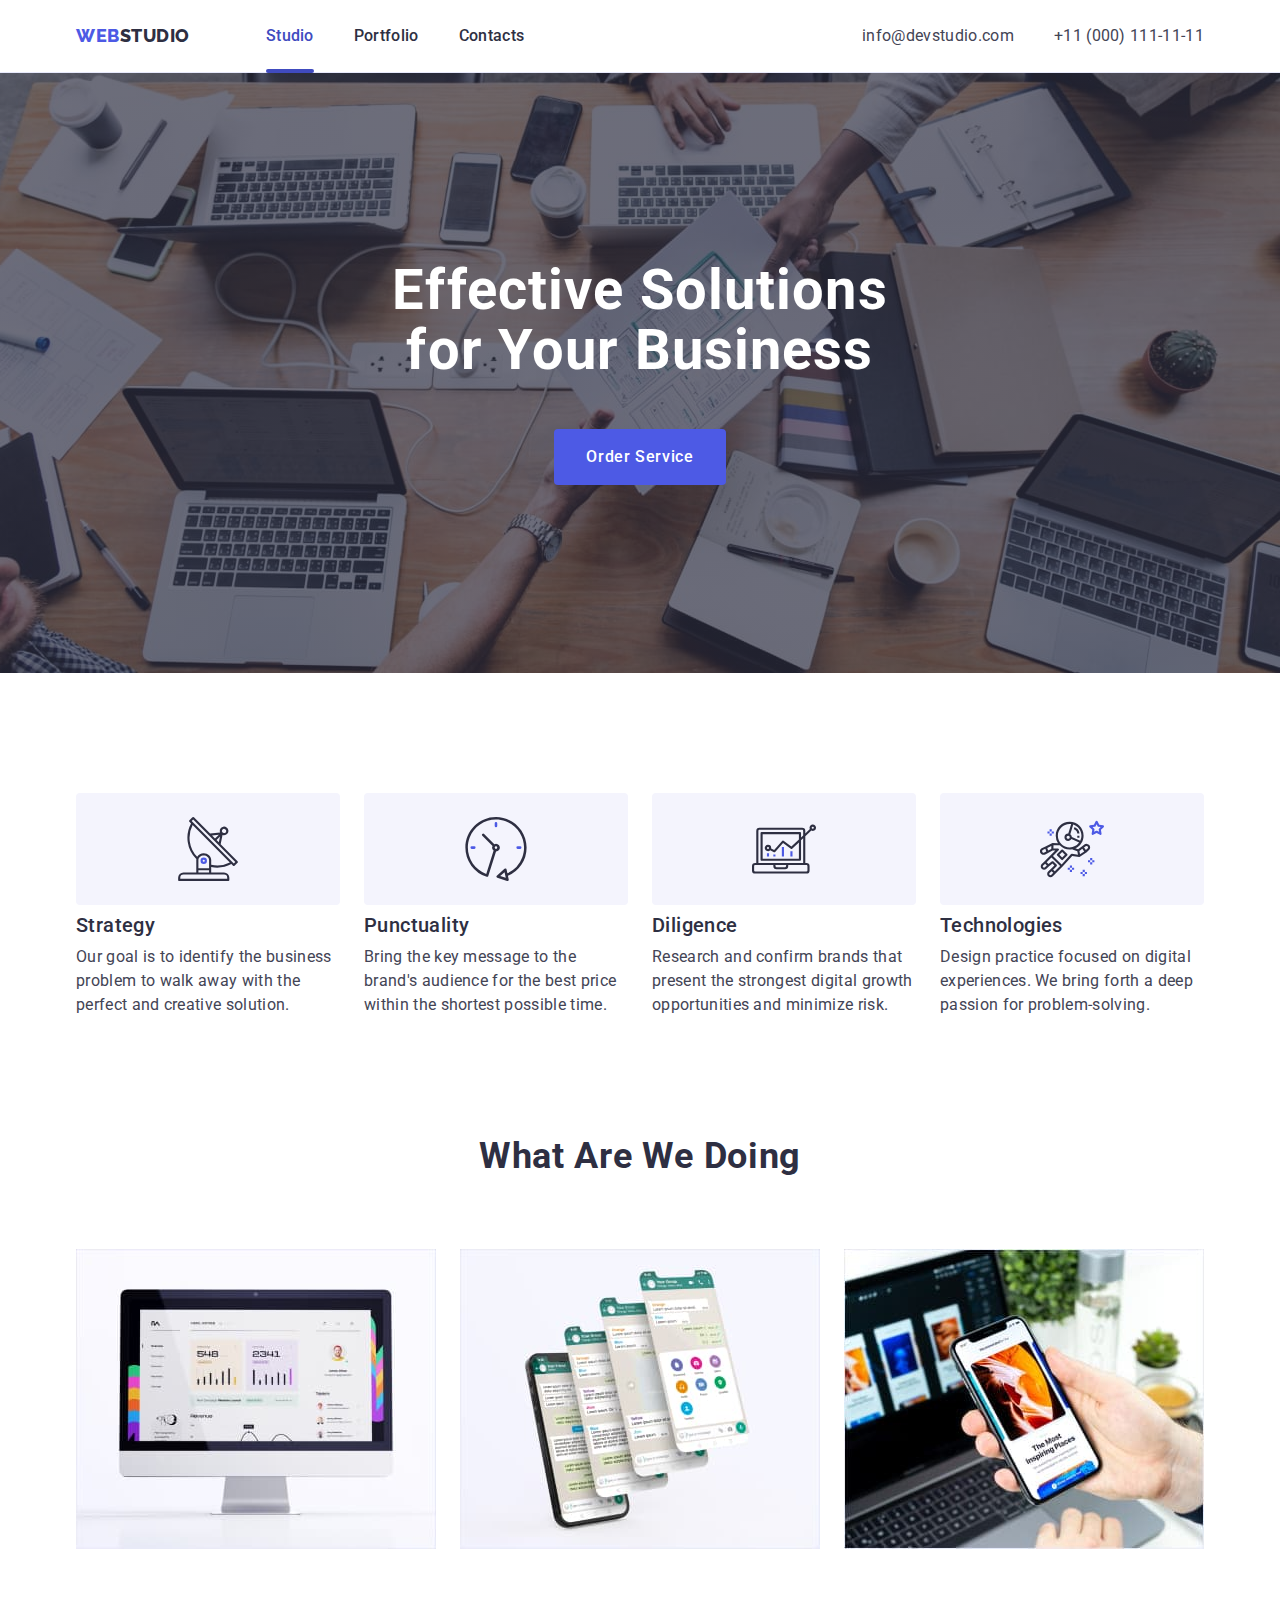
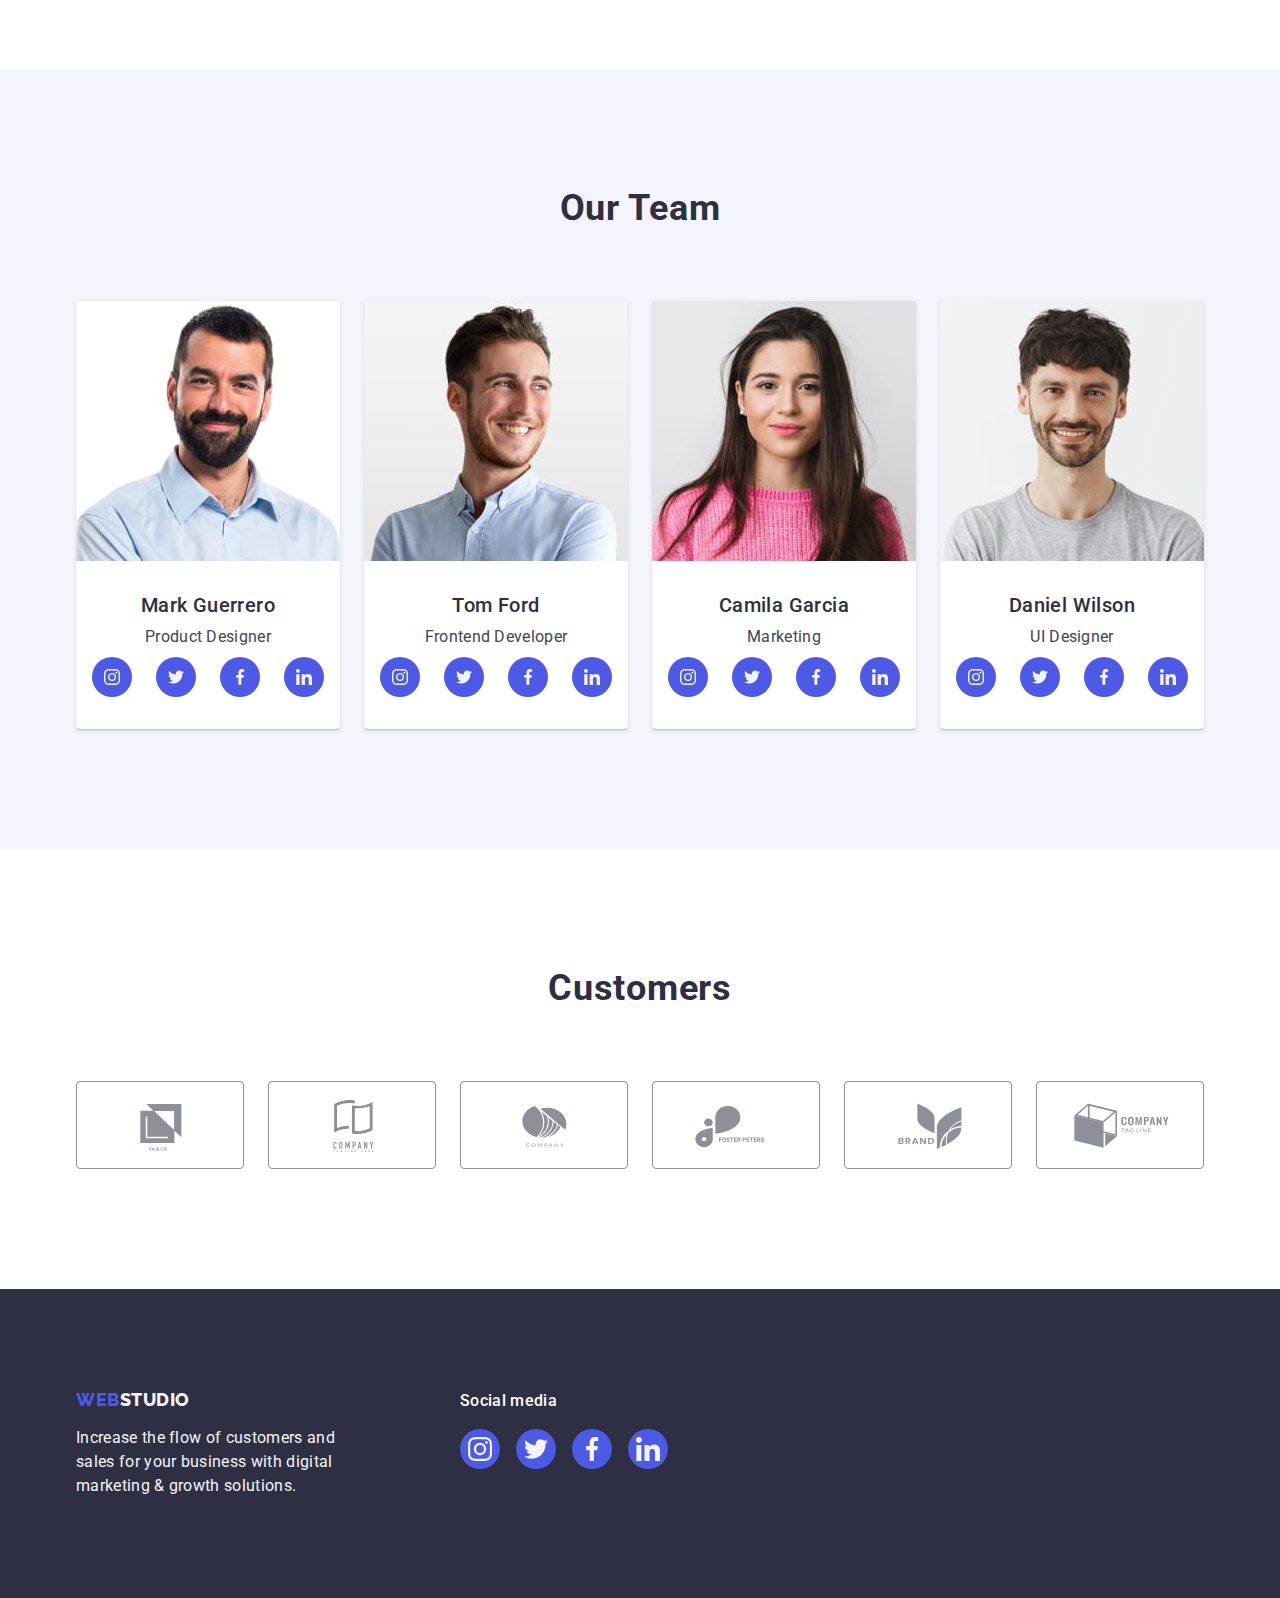
<file: index.html>
<!DOCTYPE html>
<html lang="en">
  <head>
    <meta charset="UTF-8" />
    <meta http-equiv="X-UA-Compatible" content="IE=edge" />
    <meta name="viewport" content="width=device-width, initial-scale=1.0" />
    <link rel="preconnect" href="https://fonts.googleapis.com" />
    <link rel="preconnect" href="https://fonts.gstatic.com" crossorigin />
    <link
      href="https://fonts.googleapis.com/css2?family=Raleway:wght@800&family=Roboto:wght@400;500;700&display=swap"
      rel="stylesheet"
    />
    <link
      rel="stylesheet"
      href="https://cdnjs.cloudflare.com/ajax/libs/modern-normalize/1.1.0/modern-normalize.min.css"
    />
    <link rel="stylesheet" href="./css/styles.css" />
    <title>WEB Studio</title>
  </head>
  <body>
    <!-- Main page -->
    <!-- Topline -->
    <header class="topline">
      <div class="container main-nav">
        <nav class="logo-menunav">
          <a class="logo link" href="./index.html">
            Web<span class="logo-text">Studio</span></a
          >
          <!-- Menu Nav -->
          <ul class="menunav list">
            <li class="item">
              <a class="current option link" href="./index.html">Studio</a>
            </li>
            <li class="item">
              <a class="option link" href="./portfolio.html">Portfolio</a>
            </li>
            <li class="item"><a class="option link" href="">Contacts</a></li>
          </ul>
        </nav>
        <address class="address">
          <ul class="contacts list">
            <li class="item">
              <a class="contacts-option link" href="mailto:info@devstudio.com"
                >info@devstudio.com</a
              >
            </li>
            <li class="item">
              <a class="contacts-option link" href="tel:+110001111111"
                >+11 (000) 111-11-11</a
              >
            </li>
          </ul>
        </address>
      </div>
    </header>
    <main>
      <!-- Scrolls -->
      <section class="hero">
        <div class="container">
          <h1 class="hero-text">Effective Solutions for Your Business</h1>
          <button data-modal-open type="button" class="hero-button">
            Order Service
          </button>
        </div>
      </section>
      <!-- Section 2 -->
      <section class="section">
        <div class="container">
          <h2 class="sectiontwo-title" hidden>Features</h2>
          <ul class="features list">
            <li class="strategy item">
              <div class="features-icon">
                <svg width="64" height="64">
                  <use href="./images/icons.svg#icon-antenna-1"></use>
                </svg>
              </div>
              <h3 class="section-header">Strategy</h3>
              <p class="section-description">
                Our goal is to identify the business problem to walk away with
                the perfect and creative solution.
              </p>
            </li>
            <li class="punctuality item">
              <div class="features-icon">
                <svg width="64" height="64">
                  <use href="./images/icons.svg#icon-clock-1"></use>
                </svg>
              </div>
              <h3 class="section-header">Punctuality</h3>
              <p class="section-description">
                Bring the key message to the brand's audience for the best price
                within the shortest possible time.
              </p>
            </li>
            <li class="diligence item">
              <div class="features-icon">
                <svg width="64" height="64">
                  <use href="./images/icons.svg#icon-diagram-1"></use>
                </svg>
              </div>
              <h3 class="section-header">Diligence</h3>
              <p class="section-description">
                Research and confirm brands that present the strongest digital
                growth opportunities and minimize risk.
              </p>
            </li>
            <li class="technologies item">
              <div class="features-icon">
                <svg width="64" height="64">
                  <use href="./images/icons.svg#icon-astronaut-1"></use>
                </svg>
              </div>
              <h3 class="section-header">Technologies</h3>
              <p class="section-description">
                Design practice focused on digital experiences. We bring forth a
                deep passion for problem-solving.
              </p>
            </li>
          </ul>
        </div>
      </section>
      <!-- Section 3 -->
      <section class="section-works">
        <div class="container">
          <h2 class="section-title">What are we doing</h2>
          <ul class="works list">
            <li class="item">
              <img
                src="./images/about/img1.jpg"
                alt="Image of monitor"
                width="360"
                height="300"
              />
            </li>
            <li class="item">
              <img
                src="./images//about/img2.jpg"
                alt="Image of smartphone"
                width="360"
                height="300"
              />
            </li>
            <li class="item">
              <img
                src="./images//about/img3.jpg"
                alt="Image of notebook+smartphone"
                width="360"
                height="300"
              />
            </li>
          </ul>
        </div>
      </section>
      <!-- Section 4 -->
      <section class="section-team">
        <div class="container">
          <h2 class="section-title">Our Team</h2>
          <ul class="team list">
            <li class="section-four-list-item item">
              <img
                src="./images//team_photo/photo_Mark.jpg"
                alt="Photo-of-Mark"
                width="264"
                height="260"
              />
              <div class="team-name-profession">
                <h3 class="section-header">Mark Guerrero</h3>
                <p class="section-description">Product Designer</p>
                <ul class="team-social list">
                  <li class="item">
                    <a class="link" href="">
                      <svg class="icon" width="16" height="16">
                        <use href="./images/icons.svg#icon-instagram-2"></use>
                      </svg>
                    </a>
                  </li>
                  <li class="item">
                    <a class="link" href="">
                      <svg class="icon" width="16" height="16">
                        <use href="./images/icons.svg#icon-twitter-1"></use>
                      </svg>
                    </a>
                  </li>
                  <li class="item">
                    <a class="link" href="">
                      <svg class="icon" width="16" height="16">
                        <use href="./images/icons.svg#icon-facebook-1"></use>
                      </svg>
                    </a>
                  </li>
                  <li class="item">
                    <a class="link" href="">
                      <svg class="icon" width="16" height="16">
                        <use href="./images/icons.svg#icon-linkedin-1"></use>
                      </svg>
                    </a>
                  </li>
                </ul>
              </div>
            </li>
            <li class="section-four-list-item item">
              <img
                src="./images/team_photo/photo_Tom.jpg"
                alt="Photo-of-Tom"
                width="264"
                height="260"
              />
              <div class="team-name-profession">
                <h3 class="section-header">Tom Ford</h3>
                <p class="section-description">Frontend Developer</p>
                <ul class="team-social list">
                  <li class="item">
                    <a class="link" href="">
                      <svg class="icon" width="16" height="16">
                        <use href="./images/icons.svg#icon-instagram-2"></use>
                      </svg>
                    </a>
                  </li>
                  <li class="item">
                    <a class="link" href="">
                      <svg class="icon" width="16" height="16">
                        <use href="./images/icons.svg#icon-twitter-1"></use>
                      </svg>
                    </a>
                  </li>
                  <li class="item">
                    <a class="link" href="">
                      <svg class="icon" width="16" height="16">
                        <use href="./images/icons.svg#icon-facebook-1"></use>
                      </svg>
                    </a>
                  </li>
                  <li class="item">
                    <a class="link" href="">
                      <svg class="icon" width="16" height="16">
                        <use href="./images/icons.svg#icon-linkedin-1"></use>
                      </svg>
                    </a>
                  </li>
                </ul>
              </div>
            </li>
            <li class="section-four-list-item item">
              <img
                src="./images//team_photo/photo_Camila.jpg"
                alt="Photo of Camila"
                width="264"
                height="260"
              />
              <div class="team-name-profession">
                <h3 class="section-header">Camila Garcia</h3>
                <p class="section-description">Marketing</p>
                <ul class="team-social list">
                  <li class="item">
                    <a class="link" href="">
                      <svg class="icon" width="16" height="16">
                        <use href="./images/icons.svg#icon-instagram-2"></use>
                      </svg>
                    </a>
                  </li>
                  <li class="item">
                    <a class="link" href="">
                      <svg class="icon" width="16" height="16">
                        <use href="./images/icons.svg#icon-twitter-1"></use>
                      </svg>
                    </a>
                  </li>
                  <li class="item">
                    <a class="link" href="">
                      <svg class="icon" width="16" height="16">
                        <use href="./images/icons.svg#icon-facebook-1"></use>
                      </svg>
                    </a>
                  </li>
                  <li class="item">
                    <a class="link" href="">
                      <svg class="icon" width="16" height="16">
                        <use href="./images/icons.svg#icon-linkedin-1"></use>
                      </svg>
                    </a>
                  </li>
                </ul>
              </div>
            </li>
            <li class="section-four-list-item item">
              <img
                src="./images//team_photo/photo_Daniel.jpg"
                alt="Photo of Daniel"
                width="264"
                height="260"
              />
              <div class="team-name-profession">
                <h3 class="section-header">Daniel Wilson</h3>
                <p class="section-description">UI Designer</p>
                <ul class="team-social list">
                  <li class="item">
                    <a class="link" href="">
                      <svg class="icon" width="16" height="16">
                        <use href="./images/icons.svg#icon-instagram-2"></use>
                      </svg>
                    </a>
                  </li>
                  <li class="item">
                    <a class="link" href="">
                      <svg class="icon" width="16" height="16">
                        <use href="./images/icons.svg#icon-twitter-1"></use>
                      </svg>
                    </a>
                  </li>
                  <li class="item">
                    <a class="link" href="">
                      <svg class="icon" width="16" height="16">
                        <use href="./images/icons.svg#icon-facebook-1"></use>
                      </svg>
                    </a>
                  </li>
                  <li class="item">
                    <a class="link" href="">
                      <svg class="icon" width="16" height="16">
                        <use href="./images/icons.svg#icon-linkedin-1"></use>
                      </svg>
                    </a>
                  </li>
                </ul>
              </div>
            </li>
          </ul>
        </div>
      </section>
      <!-- Section 5 -->
      <section class="section-customers">
        <div class="container">
          <h2 class="section-title">Customers</h2>
          <ul class="customers list">
            <li class="section-five-list-item item">
              <a class="customer-icon-link" href="">
                <svg class="icon" width="104" height="56">
                  <use href="./images/icons.svg#icon-Client_1"></use>
                </svg>
              </a>
            </li>
            <li class="section-five-list-item item">
              <a class="customer-icon-link" href="">
                <svg class="icon" width="104" height="56">
                  <use href="./images/icons.svg#icon-Client_2"></use>
                </svg>
              </a>
            </li>
            <li class="section-five-list-item item">
              <a class="customer-icon-link" href="">
                <svg class="icon" width="104" height="56">
                  <use href="./images/icons.svg#icon-Client_3"></use>
                </svg>
              </a>
            </li>
            <li class="section-five-list-item item">
              <a class="customer-icon-link" href="">
                <svg class="icon" width="104" height="56">
                  <use href="./images/icons.svg#icon-Client_4"></use>
                </svg>
              </a>
            </li>
            <li class="section-five-list-item item">
              <a class="customer-icon-link" href="">
                <svg class="icon" width="104" height="56">
                  <use href="./images/icons.svg#icon-Client_5"></use>
                </svg>
              </a>
            </li>
            <li class="section-five-list-item item">
              <a class="customer-icon-link" href="">
                <svg class="icon" width="104" height="56">
                  <use href="./images/icons.svg#icon-Client_6"></use>
                </svg>
              </a>
            </li>
          </ul>
        </div>
      </section>
    </main>
    <!-- Fotter -->
    <footer class="footer">
      <div class="container">
        <div class="footer-list">
          <a class="logofooter link" href="./index.html">
            Web<span class="logofooter-text">Studio</span></a
          >
          <p class="footer-description">
            Increase the flow of customers and sales for your business with
            digital marketing & growth solutions.
          </p>
        </div>
        <div>
          <p class="social-section-header">Social media</p>
          <ul class="social-links list">
            <li class="social-links-item item">
              <a class="social-link-icon" href="">
                <svg class="icon" width="24" height="24">
                  <use href="./images/icons.svg#icon-instagram-2"></use>
                </svg>
              </a>
            </li>
            <li class="social-links-item item">
              <a class="social-link-icon" href="">
                <svg class="icon" width="24" height="24">
                  <use href="./images/icons.svg#icon-twitter-1"></use>
                </svg>
              </a>
            </li>
            <li class="social-links-item item">
              <a class="social-link-icon" href="">
                <svg class="icon" width="24" height="24">
                  <use href="./images/icons.svg#icon-facebook-1"></use>
                </svg>
              </a>
            </li>
            <li class="social-links-item item">
              <a class="social-link-icon" href="">
                <svg class="icon" width="24" height="24">
                  <use href="./images/icons.svg#icon-linkedin-1"></use>
                </svg>
              </a>
            </li>
          </ul>
        </div>
      </div>
    </footer>
    <div class="backdrop is-hidden" data-modal>
      <div class="modal">
        <button data-modal-close type="button" class="modal-close-button">
          <svg class="modal-close-icon" width="8" height="8">
            <use href="./images/icons.svg#icon-close-button1"></use>
          </svg>
        </button>
      </div>
    </div>
    <script src="./js/modal.js"></script>
  </body>
</html>
</file>
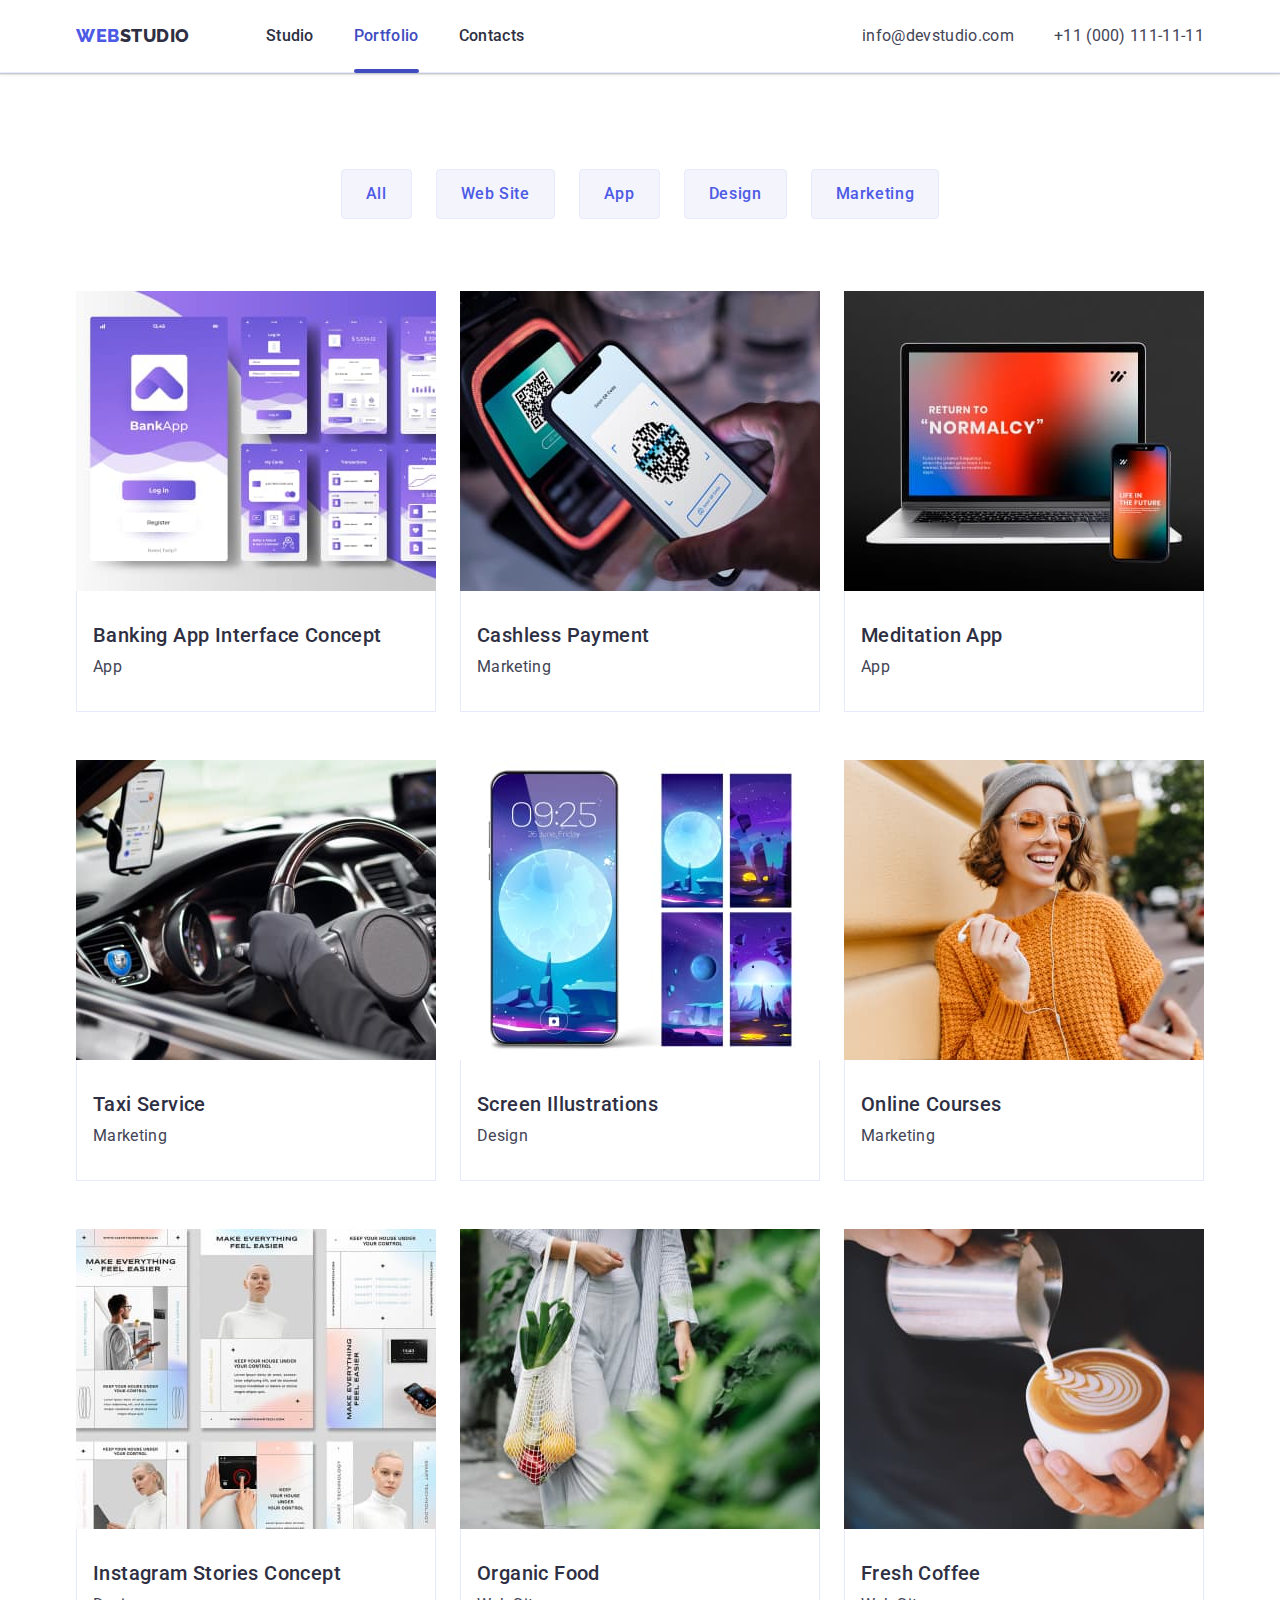
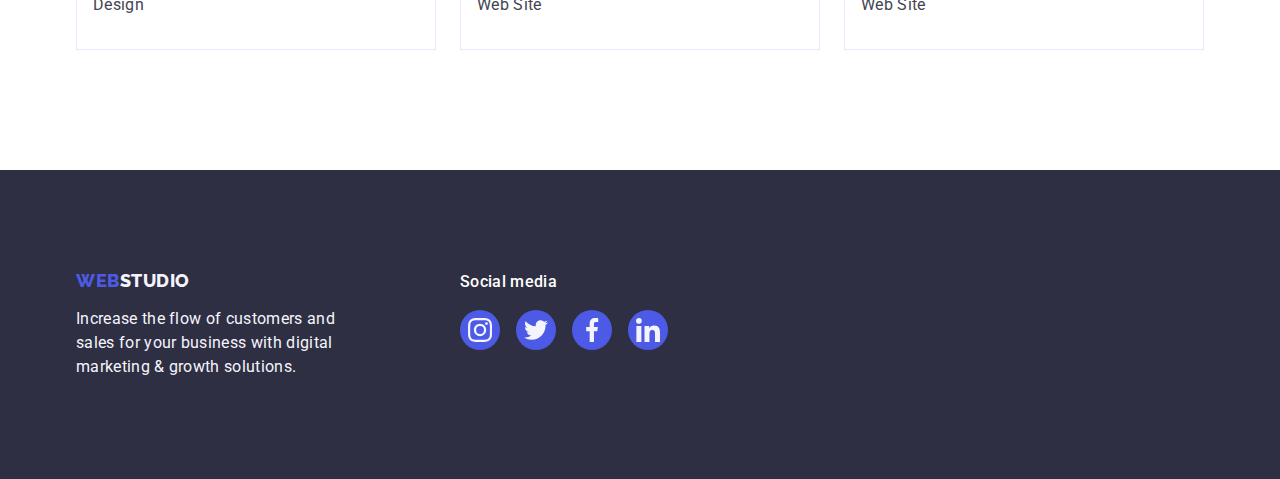
<file: portfolio.html>
<!DOCTYPE html>
<html lang="en">
  <head>
    <meta charset="UTF-8" />
    <meta http-equiv="X-UA-Compatible" content="IE=edge" />
    <meta name="viewport" content="width=device-width, initial-scale=1.0" />
    <link rel="preconnect" href="https://fonts.googleapis.com" />
    <link rel="preconnect" href="https://fonts.gstatic.com" crossorigin />
    <link
      rel="stylesheet"
      href="https://fonts.googleapis.com/css2?family=Raleway:wght@800&family=Roboto:wght@400;500;700&display=swap"
    />
    <link
      rel="stylesheet"
      href="https://cdnjs.cloudflare.com/ajax/libs/modern-normalize/1.1.0/modern-normalize.min.css"
    />
    <link rel="stylesheet" href="./css/styles.css" />
    <title>WEB Studio</title>
  </head>
  <body>
    <!-- Main page -->
    <!-- Topline -->
    <header class="topline">
      <div class="container main-nav">
        <nav class="logo-menunav">
          <a class="logo link" href="./index.html">
            Web<span class="logo-text">Studio</span></a
          >
          <!-- Menu Nav -->
          <ul class="menunav list">
            <li class="item">
              <a class="option link" href="./index.html">Studio</a>
            </li>
            <li class="item">
              <a class="option link current" href="./portfolio.html"
                >Portfolio</a
              >
            </li>
            <li class="item"><a class="option link" href="">Contacts</a></li>
          </ul>
        </nav>
        <address class="address">
          <ul class="contacts list">
            <li class="item">
              <a class="contacts-option link" href="mailto:info@devstudio.com"
                >info@devstudio.com</a
              >
            </li>
            <li class="item">
              <a class="contacts-option link" href="tel:+110001111111"
                >+11 (000) 111-11-11</a
              >
            </li>
          </ul>
        </address>
      </div>
    </header>
    <main>
      <section class="section-portfolio">
        <div class="container">
          <h1 hidden>Portfolio</h1>
          <!-- Filter -->
          <ul class="list filter">
            <li class="item">
              <button type="button" class="filter-button">All</button>
            </li>
            <li class="item">
              <button type="button" class="filter-button">Web Site</button>
            </li>
            <li class="item">
              <button type="button" class="filter-button">App</button>
            </li>
            <li class="item">
              <button type="button" class="filter-button">Design</button>
            </li>
            <li class="item">
              <button type="button" class="filter-button">Marketing</button>
            </li>
          </ul>
          <!-- Projects -->
          <ul class="projects list">
            <li class="item">
              <a class="link" href=""
                ><div class="projects-image">
                  <img
                    src="./images/porfolio/app/app1.jpg"
                    alt="smartphone app"
                    width="360"
                    height="300"
                  />
                  <p class="overlay-text">
                    14 Stylish and User-Friendly App Design Concepts · Task
                    Manager App · Calorie Tracker App · Exotic Fruit Ecommerce
                    App · Cloud Storage App
                  </p>
                </div>

                <div class="projects-name">
                  <h2 class="our-projects-name">
                    Banking App Interface Concept
                  </h2>
                  <p class="our-projects-description">App</p>
                </div>
              </a>
            </li>
            <li class="item">
              <a class="link" href=""
                ><div class="projects-image">
                  <img
                    src="./images/porfolio/marketing/marketing1.jpg"
                    alt="payment by smartphone"
                    width="360"
                    height="300"
                  />
                  <p class="overlay-text">
                    14 Stylish and User-Friendly App Design Concepts · Task
                    Manager App · Calorie Tracker App · Exotic Fruit Ecommerce
                    App · Cloud Storage App
                  </p>
                </div>
                <div class="projects-name">
                  <h2 class="our-projects-name">Cashless Payment</h2>
                  <p class="our-projects-description">Marketing</p>
                </div></a
              >
            </li>
            <li class="item">
              <a class="link" href=""
                ><div class="projects-image">
                  <img
                    src="./images/porfolio/app/app2.jpg"
                    alt="notebook and smartphone"
                    width="360"
                    height="300"
                  />
                  <p class="overlay-text">
                    14 Stylish and User-Friendly App Design Concepts · Task
                    Manager App · Calorie Tracker App · Exotic Fruit Ecommerce
                    App · Cloud Storage App
                  </p>
                </div>
                <div class="projects-name">
                  <h2 class="our-projects-name">Meditation App</h2>
                  <p class="our-projects-description">App</p>
                </div></a
              >
            </li>
            <li class="item">
              <a class="link" href=""
                ><div class="projects-image">
                  <img
                    src="./images/porfolio/marketing/marketing2.jpg"
                    alt="car driving weel and torpedo"
                    width="360"
                    height="300"
                  />
                  <p class="overlay-text">
                    14 Stylish and User-Friendly App Design Concepts · Task
                    Manager App · Calorie Tracker App · Exotic Fruit Ecommerce
                    App · Cloud Storage App
                  </p>
                </div>

                <div class="projects-name">
                  <h2 class="our-projects-name">Taxi Service</h2>
                  <p class="our-projects-description">Marketing</p>
                </div></a
              >
            </li>
            <li class="item">
              <a class="link" href=""
                ><div class="projects-image">
                  <img
                    src="./images/porfolio/design/design1.jpg"
                    alt="smaprtphone and variety of wallpaper"
                    width="360"
                    height="300"
                  />
                  <p class="overlay-text">
                    14 Stylish and User-Friendly App Design Concepts · Task
                    Manager App · Calorie Tracker App · Exotic Fruit Ecommerce
                    App · Cloud Storage App
                  </p>
                </div>
                <div class="projects-name">
                  <h2 class="our-projects-name">Screen Illustrations</h2>
                  <p class="our-projects-description">Design</p>
                </div></a
              >
            </li>
            <li class="item">
              <a class="link" href=""
                ><div class="projects-image">
                  <img
                    src="./images/porfolio/marketing/marketing3.jpg"
                    alt="smiling lady with spectacles and smartphone"
                    width="360"
                    height="300"
                  />
                  <p class="overlay-text">
                    14 Stylish and User-Friendly App Design Concepts · Task
                    Manager App · Calorie Tracker App · Exotic Fruit Ecommerce
                    App · Cloud Storage App
                  </p>
                </div>

                <div class="projects-name">
                  <h2 class="our-projects-name">Online Courses</h2>
                  <p class="our-projects-description">Marketing</p>
                </div></a
              >
            </li>
            <li class="item">
              <a class="link" href=""
                ><div class="projects-image">
                  <img
                    src="./images/porfolio/design/design2.jpg"
                    alt="variety of instagram stories"
                    width="360"
                    height="300"
                  />
                  <p class="overlay-text">
                    14 Stylish and User-Friendly App Design Concepts · Task
                    Manager App · Calorie Tracker App · Exotic Fruit Ecommerce
                    App · Cloud Storage App
                  </p>
                </div>
                <div class="projects-name">
                  <h2 class="our-projects-name">Instagram Stories Concept</h2>
                  <p class="our-projects-description">Design</p>
                </div></a
              >
            </li>
            <li class="item">
              <a class="link" href=""
                ><div class="projects-image">
                  <img
                    src="./images/porfolio/website/website1.jpg"
                    alt="lady carrying shoulder bag with fruits and vegetables"
                    width="360"
                    height="300"
                  />
                  <p class="overlay-text">
                    14 Stylish and User-Friendly App Design Concepts · Task
                    Manager App · Calorie Tracker App · Exotic Fruit Ecommerce
                    App · Cloud Storage App
                  </p>
                </div>
                <div class="projects-name">
                  <h2 class="our-projects-name">Organic Food</h2>
                  <p class="our-projects-description">Web Site</p>
                </div>
              </a>
            </li>
            <li class="item">
              <a class="link" href="">
                <div class="projects-image">
                  <img
                    src="./images/porfolio/website/website2.jpg"
                    alt="lady pouring coffee into the cup from cezve "
                    width="360"
                    height="300"
                  />
                  <p class="overlay-text">
                    14 Stylish and User-Friendly App Design Concepts · Task
                    Manager App · Calorie Tracker App · Exotic Fruit Ecommerce
                    App · Cloud Storage App
                  </p>
                </div>
                <div class="projects-name">
                  <h2 class="our-projects-name">Fresh Coffee</h2>
                  <p class="our-projects-description">Web Site</p>
                </div>
              </a>
            </li>
          </ul>
        </div>
      </section>
    </main>
    <!-- Fotter -->
    <footer class="footer">
      <div class="container">
        <div class="footer-list">
          <a class="logofooter link" href="./index.html">
            Web<span class="logofooter-text">Studio</span></a
          >
          <p class="footer-description">
            Increase the flow of customers and sales for your business with
            digital marketing & growth solutions.
          </p>
        </div>
        <div>
          <p class="social-section-header">Social media</p>
          <ul class="social-links list">
            <li class="social-links-item item">
              <a class="social-link-icon" href="">
                <svg class="icon" width="24" height="24">
                  <use href="./images/icons.svg#icon-instagram-2"></use>
                </svg>
              </a>
            </li>
            <li class="social-links-item item">
              <a class="social-link-icon" href="">
                <svg class="icon" width="24" height="24">
                  <use href="./images/icons.svg#icon-twitter-1"></use>
                </svg>
              </a>
            </li>
            <li class="social-links-item item">
              <a class="social-link-icon" href="">
                <svg class="icon" width="24" height="24">
                  <use href="./images/icons.svg#icon-facebook-1"></use>
                </svg>
              </a>
            </li>
            <li class="social-links-item item">
              <a class="social-link-icon" href="">
                <svg class="icon" width="24" height="24">
                  <use href="./images/icons.svg#icon-linkedin-1"></use>
                </svg>
              </a>
            </li>
          </ul>
        </div>
      </div>
    </footer>
  </body>
</html>
</file>
<file: css/styles.css>
html {
  box-sizing: border-box;
}
*,
*::after,
*::before {
  box-sizing: inherit;
}
:root {
  --primary-text-color: #2e2f42;
  --accent-color: #4d5ae5;
  --main-text-color: #434455;
  --hero-footer-background-color: #2e2f42;
  --button-section-background-color: #f4f4fd;
  --button-border-color: #e7e9fc;
  --features-icon-bgcolor: #f4f4fd;
  --client-icon-color: #8e8f99;
}
body {
  background-color: #ffffff;
  font-family: Roboto, sans-serif;
  letter-spacing: 0.02em;
  color: var(--main-text-color);
}
.link {
  text-decoration: none;
}
.list {
  list-style: none;
  padding: 0;
  margin: 0;
}
h1,
h2,
h3,
h4,
p {
  margin-top: 0;
  margin-bottom: 0;
}
img {
  display: block;
}
/* Top-line */
.topline {
  border-bottom: 1px solid #e7e9fc;
  box-shadow: 0px 2px 1px rgba(46, 47, 66, 0.08),
    0px 1px 1px rgba(46, 47, 66, 0.16), 0px 1px 6px rgba(46, 47, 66, 0.08);
}
.container {
  width: 1158px;
  box-sizing: border-box;
  padding-left: 15px;
  padding-right: 15px;
  margin-right: auto;
  margin-left: auto;
}
.main-nav {
  display: flex;
  align-items: center;
}
/* Logo */
.logo {
  font-family: Raleway, sans-serif;
  margin-right: 76px;
  font-weight: 800;
  font-size: 18px;
  line-height: 1.17;
  letter-spacing: 0.03em;
  text-transform: uppercase;
  color: var(--accent-color);
}
.logo-text {
  color: var(--primary-text-color);
}
/* Menunav */

.logo-menunav {
  display: flex;
  align-items: center;
}
.menunav {
  display: flex;
  gap: 40px;
}
.menunav .item:last-child {
  margin-right: 0px;
}
.current::after {
  content: "";
  position: absolute;
  left: 0;
  bottom: -1px;
  display: block;
  width: 100%;
  height: 4px;
  border-radius: 2px;
  background-color: #404bbf;
}
.item .current {
  position: relative;
  color: #404bbf;
}
.option {
  display: block;
  padding-top: 24px;
  padding-bottom: 24px;
  font-weight: 500;
  font-size: 16px;
  line-height: 1.5;
  color: var(--primary-text-color);
  letter-spacing: 0.02em;
  transition: color 250ms cubic-bezier(0.4, 0, 0.2, 1);
}
.option:hover {
  color: #404bbf;
}
.option:focus {
  color: #404bbf;
}
/* Menunav-Adress */

.address {
  font-style: normal;
  margin-left: auto;
}
.contacts {
  display: flex;
  gap: 40px;
}
.contacts .item:last-child {
  margin-right: 0px;
}
.contacts-option {
  font-weight: 400;
  font-size: 16px;
  line-height: 1.5;
  color: var(--main-text-color);
  transition: color 250ms cubic-bezier(0.4, 0, 0.2, 1);
}
.contacts-option:hover {
  color: #404bbf;
}
.contacts-option:focus {
  color: #404bbf;
}
/* Scrolls */
/* Hero */

.hero {
  background-color: var(--hero-footer-background-color);
  padding: 188px 0;
  max-width: 1440px;
  height: 600px;
  margin-right: auto;
  margin-left: auto;
  background-image: linear-gradient(
      rgba(46, 47, 66, 0.7),
      rgba(46, 47, 66, 0.7)
    ),
    url(../images/hero/people-office1.jpg);
  background-repeat: no-repeat;
  background-position: center;
  background-size: cover;
}

.hero-text {
  max-width: 496px;
  margin-top: 0;
  margin-bottom: 0;
  color: #ffffff;
  font-weight: 700;
  font-size: 56px;
  line-height: 1.07;
  text-align: center;
  letter-spacing: 0.02em;
  margin-right: auto;
  margin-left: auto;
}
.hero-button {
  display: block;
  background-color: #4d5ae5;
  font-family: inherit;
  font-weight: 500;
  font-size: 16px;
  line-height: 1.5;
  letter-spacing: 0.04em;
  color: #ffffff;
  height: 56px;
  border-radius: 4px;
  border: none;
  cursor: pointer;
  min-width: 169px;
  margin-top: 48px;
  padding-top: 16px;
  padding-bottom: 16px;
  padding-left: 32px;
  padding-right: 32px;
  margin-left: auto;
  margin-right: auto;
  transition: background-color 250ms cubic-bezier(0.4, 0, 0.2, 1);
}
.hero-button:focus {
  background-color: #404bbf;
}
.hero-button:hover {
  background-color: #404bbf;
}

/* Sections */
.section {
  padding: 120px 0;
}
.section-works {
  padding-bottom: 120px;
}
.section-team {
  padding: 120px 0;
  background-color: var(--button-section-background-color);
}
.section-customers {
  padding-top: 120px;
  padding-bottom: 120px;
}
.sectiontwo-title {
  font-weight: 700;
  font-size: 36px;
  line-height: 1.11;
  letter-spacing: 0.02em;
  text-transform: capitalize;
  color: var(--primary-text-color);
}
.section-title {
  font-weight: 700;
  font-size: 36px;
  line-height: 1.11;
  letter-spacing: 0.02em;
  text-transform: capitalize;
  text-align: center;
  color: var(--primary-text-color);
  margin-bottom: 72px;
}
.section-customers .section-title {
  font-weight: 700;
  font-size: 36px;
  line-height: 1.1;
  letter-spacing: 0.02em;
  text-transform: capitalize;
  text-align: center;
  color: var(--primary-text-color);
  margin-bottom: 72px;
}
.section-header {
  font-weight: 500;
  font-size: 20px;
  line-height: 1.2;
  letter-spacing: 0.02em;
  color: var(--primary-text-color);
  margin-bottom: 8px;
}
.section-description {
  font-size: 16px;
  line-height: 1.5;
  color: var(--main-text-color);
}

.section-four-list-item {
  background-color: #ffffff;
  width: 264px;
  text-align: center;
  border-radius: 0px 0px 4px 4px;
  box-shadow: 0px 1px 6px rgba(46, 47, 66, 0.08),
    0px 1px 1px rgba(46, 47, 66, 0.16), 0px 2px 1px rgba(46, 47, 66, 0.08);
}
.section-four-list-item:last-child {
  margin-right: 0px;
}
/* Section-2-Features */
.features {
  display: flex;
  gap: 24px;
}
.features .item:last-child {
  margin-right: 0px;
}
.features .item {
  width: 264px;
}
.features-icon {
  display: flex;
  max-width: 264px;
  height: 112px;
  background-color: var(--features-icon-bgcolor);
  justify-content: center;
  align-items: center;
  margin-bottom: 8px;
  border-radius: 4px;
}
/* Section-3-Works */
.works {
  display: flex;
  gap: 24px;
}
.works .item:last-child {
  margin-right: 0px;
}
/* Section-4-Team */
.team {
  display: flex;
  gap: 24px;
}
.team-name-profession {
  padding: 32px 0px;
}
.team-name-profession .section-header {
  text-align: center;
}
.team-name-profession .section-description {
  text-align: center;
  margin-bottom: 8px;
}
.team-social {
  display: flex;
  gap: 24px;
  justify-content: center;
}
.team-social .item .icon {
  fill: #f4f4fd;
}
.team-social .item {
  display: inline-block;
  width: 40px;
  height: 40px;
}
.team-social .item .link {
  display: flex;
  justify-content: center;
  align-items: center;
  width: 100%;
  height: 100%;
  border-radius: 50%;
  background-color: var(--accent-color);
  transition: background-color 250ms cubic-bezier(0.4, 0, 0.2, 1);
}
.team-social .item .link:hover {
  background-color: #404bbf;
}
.team-social .item .link:focus {
  background-color: #404bbf;
}

/* Section-5-Customers */
.customers {
  display: flex;
  gap: 24px;
  justify-content: center;
}
.section-five-list-item {
  display: flex;
  justify-content: center;
  align-items: center;
  width: 188px;
  height: 88px;
}

.customers .item:last-child {
  margin-right: 0px;
}
.customer-icon-link {
  display: flex;
  justify-content: center;
  align-items: center;
  width: 100%;
  height: 100%;
  border: 1px solid var(--client-icon-color);
  border-radius: 4px;
  color: var(--client-icon-color);
  transition: border-color 250ms cubic-bezier(0.4, 0, 0.2, 1),
    color 250ms cubic-bezier(0.4, 0, 0.2, 1);
}
.customer-icon-link:hover {
  color: #404bbf;
  border-color: #404bbf;
}
.customer-icon-link:focus {
  color: #404bbf;
  border-color: #404bbf;
}
.customer-icon-link .icon {
  fill: currentColor;
}
/* Footer */
.footer .container {
  display: flex;
  align-items: baseline;
  box-sizing: border-box;
  width: 1158px;
  padding-left: 15px;
  padding-right: 15px;
  margin-right: auto;
  margin-left: auto;
}
.footer-list {
  margin-right: 120px;
}
.footer {
  background-color: var(--hero-footer-background-color);
  padding-top: 100px;
  padding-bottom: 100px;
}
.logofooter {
  display: inline-block;
  font-family: Raleway, sans-serif;
  font-weight: 800;
  font-size: 18px;
  line-height: 1.17;
  letter-spacing: 0.03em;
  text-transform: uppercase;
  color: var(--accent-color);
  margin-bottom: 16px;
}
.logofooter-text {
  color: #f4f4fd;
}
.footer-description {
  width: 264px;
  font-size: 16px;
  line-height: 1.5;
  color: #f4f4fd;
}
.social-section-header {
  font-family: Roboto;
  font-weight: 500;
  font-size: 16px;
  line-height: 1.5;
  letter-spacing: 0.02em;
  color: #ffff;
  margin-bottom: 16px;
}
.social-links {
  display: flex;
  gap: 16px;
  justify-content: center;
}
.social-links-item {
  width: 40px;
  height: 40px;
}

.social-link-icon {
  display: flex;
  justify-content: center;
  align-items: center;
  width: 100%;
  height: 100%;
  border-radius: 50%;
  background-color: var(--accent-color);
  transition: background-color 250ms cubic-bezier(0.4, 0, 0.2, 1);
}

.social-link-icon:hover {
  background-color: #31d0aa;
}
.social-link-icon:focus {
  background-color: #31d0aa;
}
.social-link-icon .icon {
  fill: #f4f4fd;
}
.backdrop {
  position: fixed;
  top: 0;
  left: 0;
  width: 100%;
  height: 100%;
  background-color: rgba(46, 47, 66, 0.4);
  transition: opacity 250ms cubic-bezier(0.4, 0, 0.2, 1),
    visibility 250ms cubic-bezier(0.4, 0, 0.2, 1);
}
.backdrop.is-hidden {
  opacity: 0;
  pointer-events: none;
  visibility: hidden;
}
.modal {
  position: absolute;
  top: 50%;
  left: 50%;
  transform: translate(-50%, -50%) scale(1);
  min-height: 576px;
  width: 408px;
  background-color: #fcfcfc;
  border-radius: 4px;
  box-shadow: 0px 1px 1px rgba(0, 0, 0, 0.14), 0px 1px 3px rgba(0, 0, 0, 0.12),
    0px 2px 1px rgba(0, 0, 0, 0.2);
  transition: transform 250ms cubic-bezier(0.4, 0, 0.2, 1);
}
.modal-close-button {
  position: absolute;
  top: 24px;
  right: 24px;
  width: 24px;
  height: 24px;
  border-radius: 50%;
  display: flex;
  align-items: center;
  justify-content: center;
  background-color: #e7e9fc;
  border: 1px solid rgba(0, 0, 0, 0.1);
  padding: 0;
  cursor: pointer;
  transition: background-color 250ms cubic-bezier(0.4, 0, 0.2, 1),
    border 250ms cubic-bezier(0.4, 0, 0.2, 1);
}
.modal-close-button:hover {
  background-color: #404bbf;
  border: none;
}
.modal-close-button:focus {
  background-color: #404bbf;
  border: none;
}
.modal-close-icon {
  transition: fill 250ms cubic-bezier(0.4, 0, 0.2, 1);
}
.modal-close-button:hover .modal-close-icon {
  fill: #ffffff;
}
.modal-close-button:focus .modal-close-icon {
  fill: #ffffff;
}
/* Portfolio */
/* Filter */
.filter {
  display: flex;
  justify-content: center;
  margin-bottom: 72px;
  gap: 24px;
}
.filter .item:last-child {
  margin-right: 0px;
}
.section-portfolio {
  padding: 96px 0 120px;
}
.filter-button {
  font-family: inherit;
  font-weight: 500;
  font-size: 16px;
  line-height: 1.5;
  letter-spacing: 0.04em;
  color: var(--accent-color);
  background-color: var(--button-section-background-color);
  text-align: center;
  cursor: pointer;
  border: 1px solid var(--button-border-color);
  border-radius: 4px;
  padding: 12px 24px;
  transition: color 250ms cubic-bezier(0.4, 0, 0.2, 1),
    background-color 250ms cubic-bezier(0.4, 0, 0.2, 1),
    border-color 250ms cubic-bezier(0.4, 0, 0.2, 1),
    box-shadow 250ms cubic-bezier(0.4, 0, 0.2, 1);
}
.filter-button:focus {
  background-color: #404bbf;
  color: #ffffff;
  border: 1px solid transparent;
  box-shadow: 0px 3px 1px rgba(0, 0, 0, 0.1), 0px 2px 1px rgba(0, 0, 0, 0.08),
    0px 2px 2px rgba(0, 0, 0, 0.12);
}
.filter-button:hover {
  background-color: #404bbf;
  color: #ffffff;
  border: 1px solid transparent;
  box-shadow: 0px 3px 1px rgba(0, 0, 0, 0.1), 0px 2px 1px rgba(0, 0, 0, 0.08),
    0px 2px 2px rgba(0, 0, 0, 0.12);
}
/* Our projects */
.projects {
  display: flex;
  flex-wrap: wrap;
}
.projects .item {
  width: 360px;
  margin-right: 24px;
  margin-bottom: 48px;
}
.projects-name {
  padding: 32px 16px;
  border: 1px solid #e7e9fc;
  border-top: none;
}
.projects-image {
  position: relative;
  overflow: hidden;
  width: 360px;
  height: 300px;
}
.projects .item .link {
  display: block;
  transition: box-shadow 250ms cubic-bezier(0.4, 0, 0.2, 1);
}
.projects .item .link:hover {
  box-shadow: 0px 1px 6px rgba(46, 47, 66, 0.08),
    0px 1px 1px rgba(46, 47, 66, 0.16), 0px 2px 1px rgba(46, 47, 66, 0.08);
}
.projects .item .link:focus {
  box-shadow: 0px 1px 6px rgba(46, 47, 66, 0.08),
    0px 1px 1px rgba(46, 47, 66, 0.16), 0px 2px 1px rgba(46, 47, 66, 0.08);
}

.projects .item.item:nth-child(3n) {
  margin-right: 0px;
}
.projects .item.item:nth-last-child(-n + 3) {
  margin-bottom: 0px;
}
.overlay-text {
  position: absolute;
  top: 0;
  width: 100%;
  height: 100%;
  padding: 40px 32px;
  transform: translateY(100%);
  background-color: var(--accent-color);
  transition: transform 250ms cubic-bezier(0.4, 0, 0.2, 1);
  font-weight: 400;
  font-size: 16px;
  line-height: 1.5;
  letter-spacing: 0.02em;
  color: var(--button-section-background-color);
}
.projects .item .link:hover .overlay-text {
  transform: translateY(0%);
}
.projects .item .link:focus .overlay-text {
  transform: translateY(0%);
}

.our-projects-name {
  font-weight: 500;
  font-size: 20px;
  line-height: 1.2;
  letter-spacing: 0.02em;
  color: var(--primary-text-color);
  margin-bottom: 8px;
}
.our-projects-description {
  font-size: 16px;
  line-height: 1.5;
  letter-spacing: 0.02em;
  color: var(--main-text-color);
}
</file>
